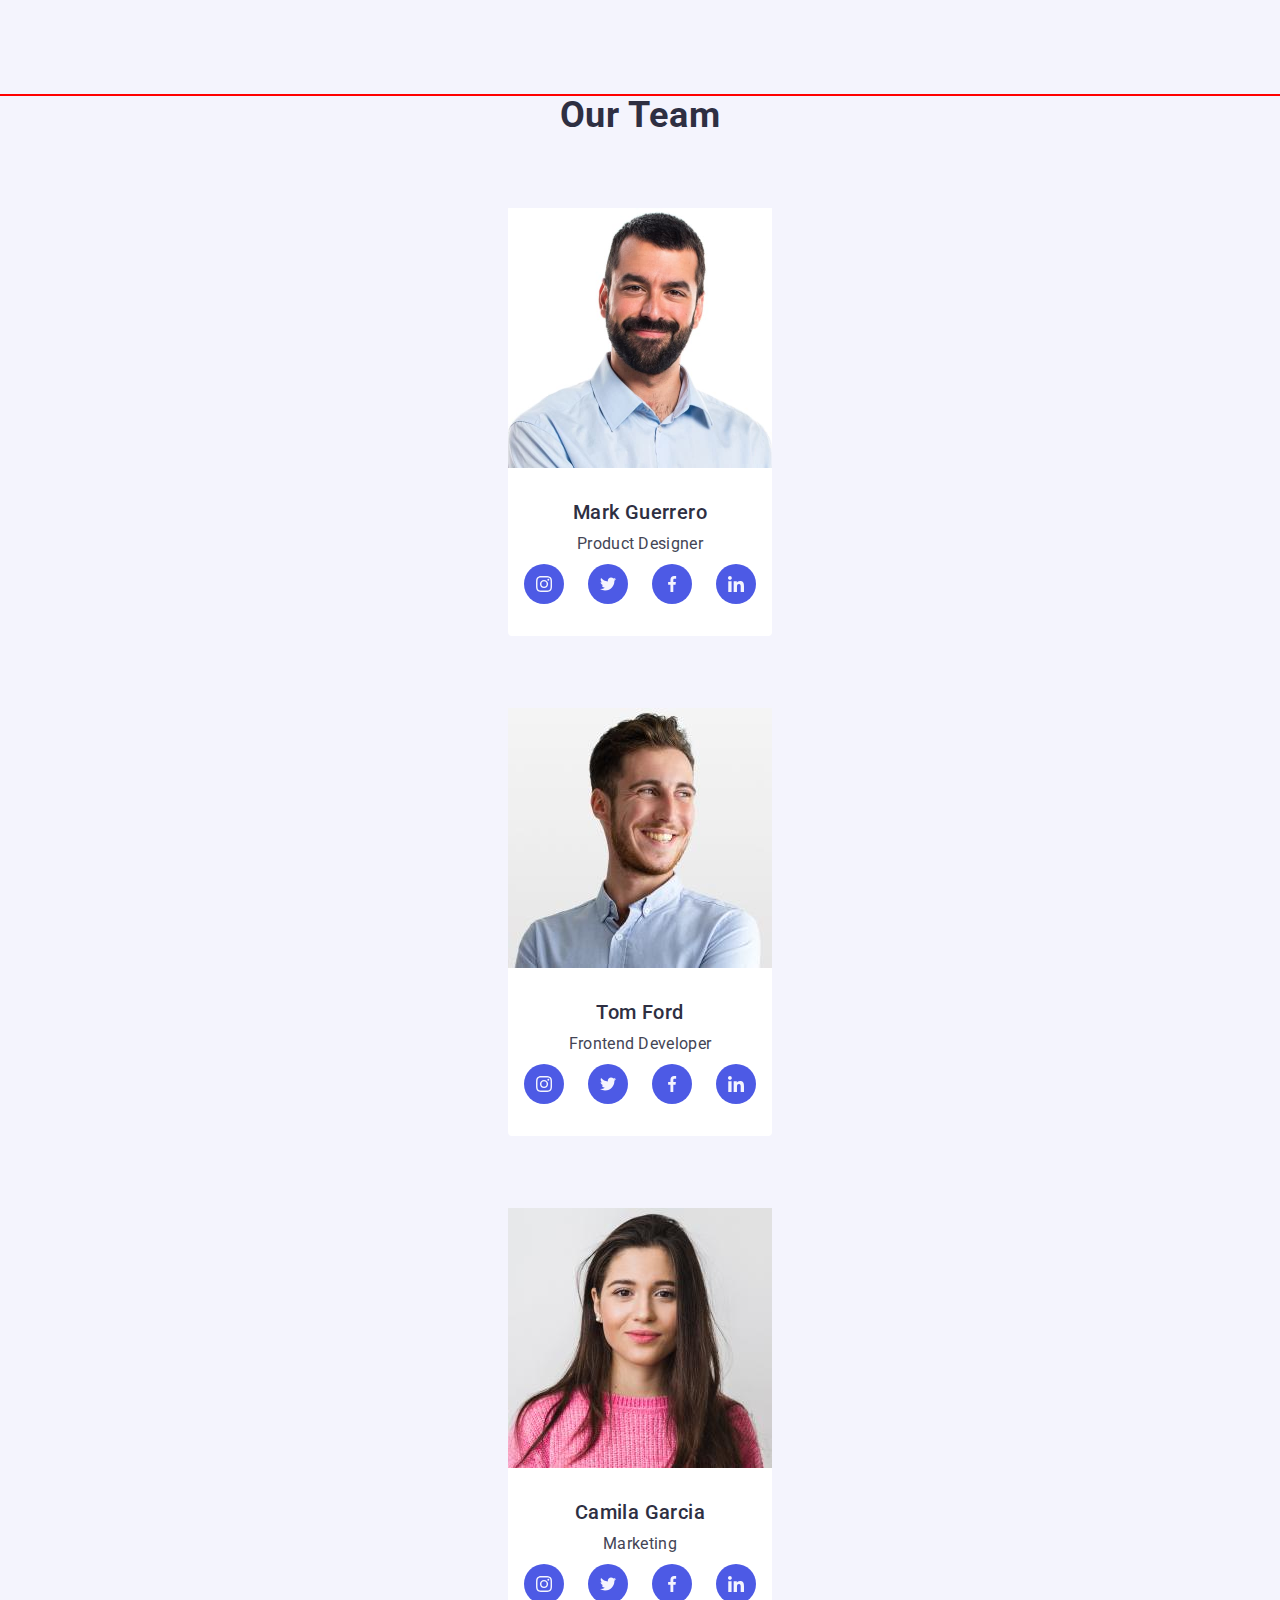
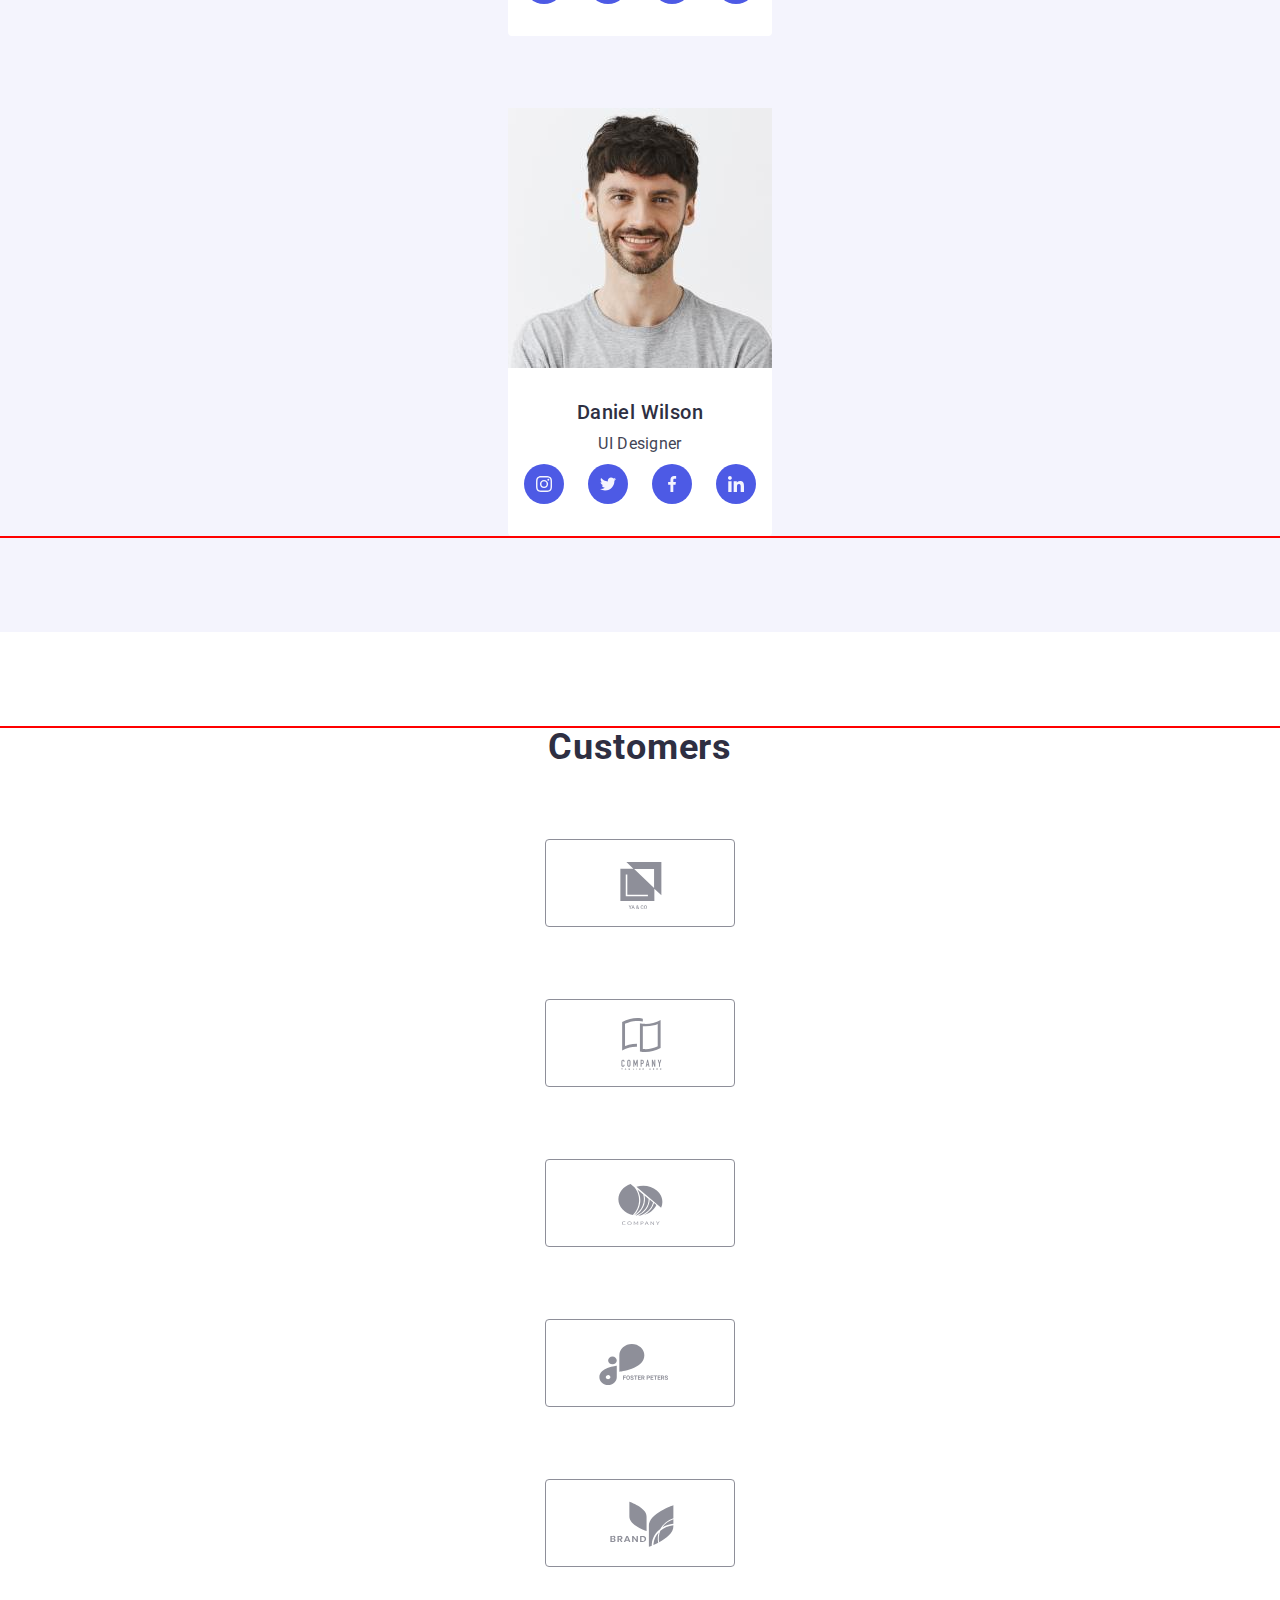
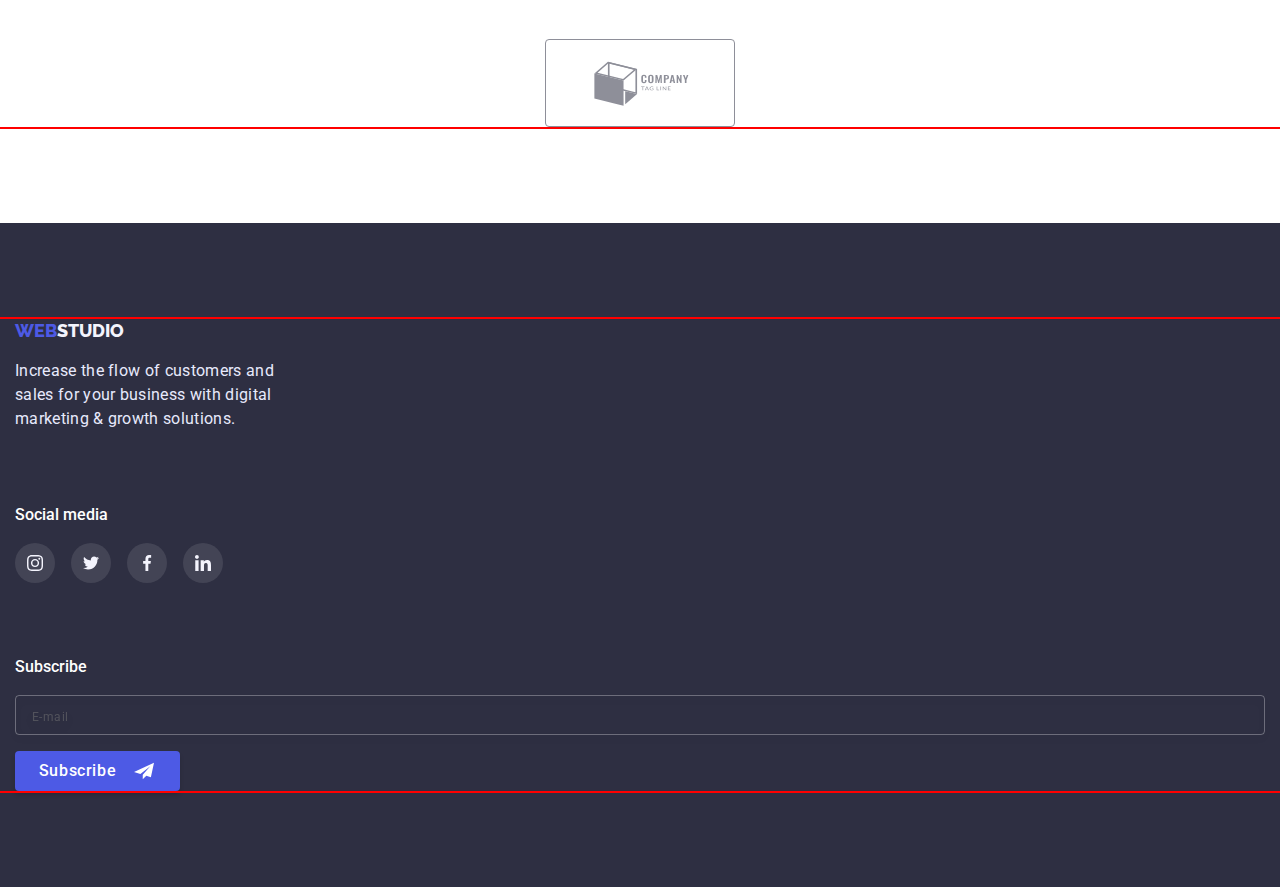
<file: index.html>
<!DOCTYPE html>
<html lang="en">
  <head>
    <meta charset="UTF-8" />
    <meta http-equiv="X-UA-Compatible" content="IE=edge" />
    <meta
      name="viewport"
      content="width=device-width, initial-scale=1.0"
    />
    <link rel="preconnect" href="https://fonts.googleapis.com" />
    <link
      rel="preconnect"
      href="https://fonts.gstatic.com"
      crossorigin
    />
    <link
      href="https://fonts.googleapis.com/css2?family=Raleway:wght@800&family=Roboto:wght@400;500;700&display=swap"
      rel="stylesheet"
    />
    <link
      rel="stylesheet"
      href="https://cdnjs.cloudflare.com/ajax/libs/modern-normalize/1.1.0/modern-normalize.css"
      integrity="sha512-Y0MM+V6ymRKN2zStTqzQ227DWhhp4Mzdo6gnlRnuaNCbc+YN/ZH0sBCLTM4M0oSy9c9VKiCvd4Jk44aCLrNS5Q=="
      crossorigin="anonymous"
      referrerpolicy="no-referrer"
    />
    <link rel="stylesheet" href="./css/styles.css" />
    <!-- <link rel="stylesheet" href="./css/mobile.css" />
    <link rel="stylesheet" href="./css/tablet.css" />
    <link rel="stylesheet" href="./css/desctop.css" /> -->
    <title>Main Page</title>
  </head>

  <body>
    <!-- <header class="header">
      <div class="container header-container">
        <nav class="header-navigation">
          <a class="logo link paddings" href="./index.html"
            ><span class="logo-color">WEB</span>STUDIO</a
          >
          <ul class="list-flex header-list">
            <li class="list">
              <a class="header-link link paddings link-after" href=""
                >Studio</a
              >
            </li>
            <li class="list">
              <a
                class="header-link link paddings"
                href="./portfolio.html"
                >Portfolio</a
              >
            </li>
            <li class="list">
              <a class="header-link link paddings" href=""
                >Contacts</a
              >
            </li>
          </ul>
        </nav>
        <address>
          <ul class="list-flex address-list">
            <li class="list">
              <a
                class="header-contact link paddings"
                href="mailto:info@devstudio.com"
                >info@devstudio.com</a
              >
            </li>
            <li class="list">
              <a
                class="header-contact link paddings"
                href="tel:+110001111111"
                >+11 (000) 111-11-11</a
              >
            </li>
          </ul>
        </address>
      </div>
    </header> -->

    <main>
      <!-- <section class="first-section">
        <div class="container">
          <h1 class="sec-one">
            Effective Solutions for Your Business
          </h1>
          <button class="main-btn" type="button" data-modal-open>
            Order Service
          </button>
        </div>
      </section> -->

      <!-- <section class="skils">
        <div class="container">
          <h2 hidden>Our skils</h2>
          <ul class="skils-list">
            <li class="list">
              <div class="bild">
                <svg class="bild-item" width="64" height="64">
                  <use href="./images/icon.svg#icon-antenna"></use>
                </svg>
              </div>
              <h3 class="sec-two">Strategy</h3>
              <p class="sec-two-text">
                Our goal is to identify the business problem to walk
                away with the perfect and creative solution.
              </p>
            </li>
            <li class="list">
              <div class="bild">
                <svg class="bild-item" width="64" height="64">
                  <use href="./images/icon.svg#icon-clock"></use>
                </svg>
              </div>
              <h3 class="sec-two">Punctuality</h3>
              <p class="sec-two-text">
                Bring the key message to the brand's audience for the
                best price within the shortest possible time.
              </p>
            </li>
            <li class="list">
              <div class="bild">
                <svg class="bild-item" width="64" height="64">
                  <use href="./images/icon.svg#icon-diagram"></use>
                </svg>
              </div>
              <h3 class="sec-two">Diligence</h3>
              <p class="sec-two-text">
                Research and confirm brands that present the strongest
                digital growth opportunities and minimize risk.
              </p>
            </li>
            <li class="list">
              <div class="bild">
                <svg class="bild-item" width="64" height="64">
                  <use href="./images/icon.svg#icon-astronaut"></use>
                </svg>
              </div>
              <h3 class="sec-two">Technologies</h3>
              <p class="sec-two-text">
                Design practice focused on digital experiences. We
                bring forth a deep passion for problem-solving.
              </p>
            </li>
          </ul>
        </div>
      </section> -->

      <!-- <section class="section-img">
        <div class="container">
          <h2 class="sec-three">What are we doing</h2>
          <ul class="list-flex img-list">
            <li class="list">
              <img
                src="./images/image_1.jpg"
                alt="screen"
                width="360"
                height="300"
              />
            </li>
            <li class="list">
              <img
                src="./images/image_2.jpg"
                alt="fone"
                width="360"
                height="300"
              />
            </li>
            <li class="list">
              <img
                src="./images/image_3.jpg"
                alt="laptop"
                width="360"
                height="300"
              />
            </li>
          </ul>
        </div>
      </section> -->

      <section class="team team-color">
        <div class="container">
          <h2 class="sec-four">Our Team</h2>
          <ul class="list-flex team-list">
            <li class="list">
              <img
                src="./images/mark_guerrero.jpg"
                alt="employees"
                width="264"
                height="260"
              />
              <div class="team-wrap">
                <h3 class="sec-four-name">Mark Guerrero</h3>
                <p class="sec-four-text">Product Designer</p>
                <ul class="team-soc-list list">
                  <li class="team-soc-item">
                    <a href="" class="team-soc-link link">
                      <svg
                        class="team-soc-icon"
                        width="16"
                        height="16"
                      >
                        <use
                          href="./images/icon.svg#icon-instagram"
                        ></use>
                      </svg>
                    </a>
                  </li>
                  <li class="team-soc-item">
                    <a href="" class="team-soc-link link">
                      <svg
                        class="team-soc-icon"
                        width="16"
                        height="16"
                      >
                        <use
                          href="./images/icon.svg#icon-twitter"
                        ></use>
                      </svg>
                    </a>
                  </li>
                  <li class="team-soc-item">
                    <a href="" class="team-soc-link link">
                      <svg
                        class="team-soc-icon"
                        width="16"
                        height="16"
                      >
                        <use
                          href="./images/icon.svg#icon-facebook"
                        ></use>
                      </svg>
                    </a>
                  </li>
                  <li class="team-soc-item">
                    <a href="" class="team-soc-link link">
                      <svg
                        class="team-soc-icon"
                        width="16"
                        height="16"
                      >
                        <use
                          href="./images/icon.svg#icon-linkedin"
                        ></use>
                      </svg>
                    </a>
                  </li>
                </ul>
              </div>
            </li>
            <li class="list">
              <img
                src="./images/tom_ford.jpg"
                alt="employees"
                width="264"
                height="260"
              />
              <div class="team-wrap">
                <h3 class="sec-four-name">Tom Ford</h3>
                <p class="sec-four-text">Frontend Developer</p>
                <ul class="team-soc-list list">
                  <li class="team-soc-item">
                    <a href="" class="team-soc-link link">
                      <svg
                        class="team-soc-icon"
                        width="16"
                        height="16"
                      >
                        <use
                          href="./images/icon.svg#icon-instagram"
                        ></use>
                      </svg>
                    </a>
                  </li>
                  <li class="team-soc-item">
                    <a href="" class="team-soc-link link">
                      <svg
                        class="team-soc-icon"
                        width="16"
                        height="16"
                      >
                        <use
                          href="./images/icon.svg#icon-twitter"
                        ></use>
                      </svg>
                    </a>
                  </li>
                  <li class="team-soc-item">
                    <a href="" class="team-soc-link link">
                      <svg
                        class="team-soc-icon"
                        width="16"
                        height="16"
                      >
                        <use
                          href="./images/icon.svg#icon-facebook"
                        ></use>
                      </svg>
                    </a>
                  </li>
                  <li class="team-soc-item">
                    <a href="" class="team-soc-link link">
                      <svg
                        class="team-soc-icon"
                        width="16"
                        height="16"
                      >
                        <use
                          href="./images/icon.svg#icon-linkedin"
                        ></use>
                      </svg>
                    </a>
                  </li>
                </ul>
              </div>
            </li>
            <li class="list">
              <img
                src="./images/camila_garcia.jpg"
                alt="employees"
                width="264"
                height="260"
              />
              <div class="team-wrap">
                <h3 class="sec-four-name">Camila Garcia</h3>
                <p class="sec-four-text">Marketing</p>
                <ul class="team-soc-list list">
                  <li class="team-soc-item">
                    <a href="" class="team-soc-link link">
                      <svg
                        class="team-soc-icon"
                        width="16"
                        height="16"
                      >
                        <use
                          href="./images/icon.svg#icon-instagram"
                        ></use>
                      </svg>
                    </a>
                  </li>
                  <li class="team-soc-item">
                    <a href="" class="team-soc-link link">
                      <svg
                        class="team-soc-icon"
                        width="16"
                        height="16"
                      >
                        <use
                          href="./images/icon.svg#icon-twitter"
                        ></use>
                      </svg>
                    </a>
                  </li>
                  <li class="team-soc-item">
                    <a href="" class="team-soc-link link">
                      <svg
                        class="team-soc-icon"
                        width="16"
                        height="16"
                      >
                        <use
                          href="./images/icon.svg#icon-facebook"
                        ></use>
                      </svg>
                    </a>
                  </li>
                  <li class="team-soc-item">
                    <a href="" class="team-soc-link link">
                      <svg
                        class="team-soc-icon"
                        width="16"
                        height="16"
                      >
                        <use
                          href="./images/icon.svg#icon-linkedin"
                        ></use>
                      </svg>
                    </a>
                  </li>
                </ul>
              </div>
            </li>
            <li class="list">
              <img
                src="./images/daniel_wilson.jpg"
                alt="employees"
                width="264"
                height="260"
              />
              <div class="team-wrap">
                <h3 class="sec-four-name">Daniel Wilson</h3>
                <p class="sec-four-text">UI Designer</p>
                <ul class="team-soc-list list">
                  <li class="team-soc-item">
                    <a href="" class="team-soc-link link">
                      <svg
                        class="team-soc-icon"
                        width="16"
                        height="16"
                      >
                        <use
                          href="./images/icon.svg#icon-instagram"
                        ></use>
                      </svg>
                    </a>
                  </li>
                  <li class="team-soc-item">
                    <a href="" class="team-soc-link link">
                      <svg
                        class="team-soc-icon"
                        width="16"
                        height="16"
                      >
                        <use
                          href="./images/icon.svg#icon-twitter"
                        ></use>
                      </svg>
                    </a>
                  </li>
                  <li class="team-soc-item">
                    <a href="" class="team-soc-link link">
                      <svg
                        class="team-soc-icon"
                        width="16"
                        height="16"
                      >
                        <use
                          href="./images/icon.svg#icon-facebook"
                        ></use>
                      </svg>
                    </a>
                  </li>
                  <li class="team-soc-item">
                    <a href="" class="team-soc-link link">
                      <svg
                        class="team-soc-icon"
                        width="16"
                        height="16"
                      >
                        <use
                          href="./images/icon.svg#icon-linkedin"
                        ></use>
                      </svg>
                    </a>
                  </li>
                </ul>
              </div>
            </li>
          </ul>
        </div>
      </section>

      <section class="company-section">
        <div class="container company-block">
          <h2 class="company-title">Customers</h2>
          <ul class="company-list list">
            <li class="company-item">
              <a href="" class="company-link link">
                <svg class="company-icon" width="104" height="56">
                  <use href="./images/icon.svg#icon-logo"></use></svg
              ></a>
            </li>
            <li class="company-item">
              <a href="" class="company-link link">
                <svg class="company-icon" width="104" height="56">
                  <use
                    href="./images/icon.svg#icon-Logo-1"
                  ></use></svg
              ></a>
            </li>
            <li class="company-item">
              <a href="" class="company-link link">
                <svg class="company-icon" width="104" height="56">
                  <use
                    href="./images/icon.svg#icon-Logo-2"
                  ></use></svg
              ></a>
            </li>
            <li class="company-item">
              <a href="" class="company-link link">
                <svg class="company-icon" width="104" height="56">
                  <use
                    href="./images/icon.svg#icon-Logo-3"
                  ></use></svg
              ></a>
            </li>
            <li class="company-item">
              <a href="" class="company-link link">
                <svg class="company-icon" width="104" height="56">
                  <use
                    href="./images/icon.svg#icon-Logo-4"
                  ></use></svg
              ></a>
            </li>
            <li class="company-item">
              <a href="" class="company-link link">
                <svg class="company-icon" width="104" height="56">
                  <use
                    href="./images/icon.svg#icon-Logo-5"
                  ></use></svg
              ></a>
            </li>
          </ul>
        </div>
      </section>
    </main>

    <footer class="back-color">
      <div class="container footer-container">
        <div class="titel-footer">
          <a class="logo-footer link" href="./index.html"
            ><span class="logo-color">WEB</span>STUDIO</a
          >
          <p class="footer-text">
            Increase the flow of customers and sales for your business
            with digital marketing & growth solutions.
          </p>
        </div>
        <div class="social-media">
          <p class="footer-name">Social media</p>
          <ul class="footer-soc-list list">
            <li class="footer-soc-item">
              <a href="" class="footer-soc-link link">
                <svg class="team-soc-icon" width="16" height="16">
                  <use href="./images/icon.svg#icon-instagram"></use>
                </svg>
              </a>
            </li>
            <li class="footer-soc-item">
              <a href="" class="footer-soc-link link">
                <svg class="team-soc-icon" width="16" height="16">
                  <use href="./images/icon.svg#icon-twitter"></use>
                </svg>
              </a>
            </li>
            <li class="footer-soc-item">
              <a href="" class="footer-soc-link link">
                <svg class="team-soc-icon" width="16" height="16">
                  <use href="./images/icon.svg#icon-facebook"></use>
                </svg>
              </a>
            </li>
            <li class="footer-soc-item">
              <a href="" class="footer-soc-link link">
                <svg class="team-soc-icon" width="16" height="16">
                  <use href="./images/icon.svg#icon-linkedin"></use>
                </svg>
              </a>
            </li>
          </ul>
        </div>
        <div class="footer-form-subskribe">
          <p class="footer-form-desc">Subscribe</p>
          <form action="" class="footer-form-field">
            <input
              arealabel="email"
              name="user_email"
              class="footer-form-input"
              placeholder="E-mail"
              required
            />
            <button type="submit" class="footer-btn-submit">
              Subscribe
              <span class="svg-subscribe-icon">
                <svg class="btn-subscribe-icon">
                  <use
                    href="./images/icon.svg#icon-telegram"
                  ></use></svg
              ></span>
            </button>
          </form>
        </div>
      </div>
    </footer>

    <div class="backdrop is-hidden" data-modal>
      <div class="modal">
        <button
          type="button"
          class="modal-close-btn"
          data-modal-close
        >
          <svg class="modal-close-icon">
            <use href="./images/icon.svg#icon-close"></use>
          </svg>
        </button>
        <form class="modal-form">
          <p class="form-title">
            Leave your contacts and we will call you back
          </p>

          <label for="" class="modal-form-field">
            <span class="modal-form-desc">Name</span>

            <span class="modal-form-wrapper">
              <input
                type="text"
                name="user_name"
                class="modal-form-input"
                required
                pattern="^[a-zA-Zа-яА-Я]"
                minlength="2"
              />

              <svg class="modal-form-icon">
                <use href="./images/icon.svg#icon-person"></use>
              </svg>
            </span>
          </label>
          <label for="" class="modal-form-field">
            <span class="modal-form-desc">Phone</span>
            <span class="modal-form-wrapper">
              <input
                type="tel"
                name="user_phone"
                class="modal-form-input"
                required
                pattern="[0-9]{3}-[0-9]{3}-[0-9]{2}-[0-9]{2}"
                title="xxx-xxx-xx-xx"
              />
              <svg class="modal-form-icon">
                <use href="./images/icon.svg#icon-phone"></use>
              </svg>
            </span>
          </label>
          <label for="" class="modal-form-field">
            <span class="modal-form-desc">Email</span>
            <span class="modal-form-wrapper">
              <input
                type="email"
                name="user_email"
                class="modal-form-input"
                required
              />
              <svg class="modal-form-icon">
                <use href="./images/icon.svg#icon-email"></use>
              </svg>
            </span>
          </label>
          <label for="">
            <span class="modal-form-desc">Comment</span>
            <textarea
              name="user_message"
              cols="30"
              rows="10"
              class="modal-form-message"
              placeholder="Text input"
            ></textarea>
          </label>
          <input
            class="modal-form-check hidden-check"
            type="checkbox"
            name="user_policy"
            id="user_policy"
          />

          <label for="user_policy" class="modal-form-check-desc">
            <!-- <span class="modal-form-fake-desc">
              <svg class="modal-form-fake-icon">
                <use href="./images/click.svg"></use>
              </svg>
            </span> -->
            I accept the terms and conditions of the&nbsp;
            <a href="" class="policy-style"> Privacy Policy</a></label
          >
          <button type="submit" class="modal-form-submit">
            Send
          </button>
        </form>
      </div>
    </div>

    <script src="./js/modal.js"></script>
    <script src="./js/mobile-menu.js"></script>
  </body>
</html>
</file>
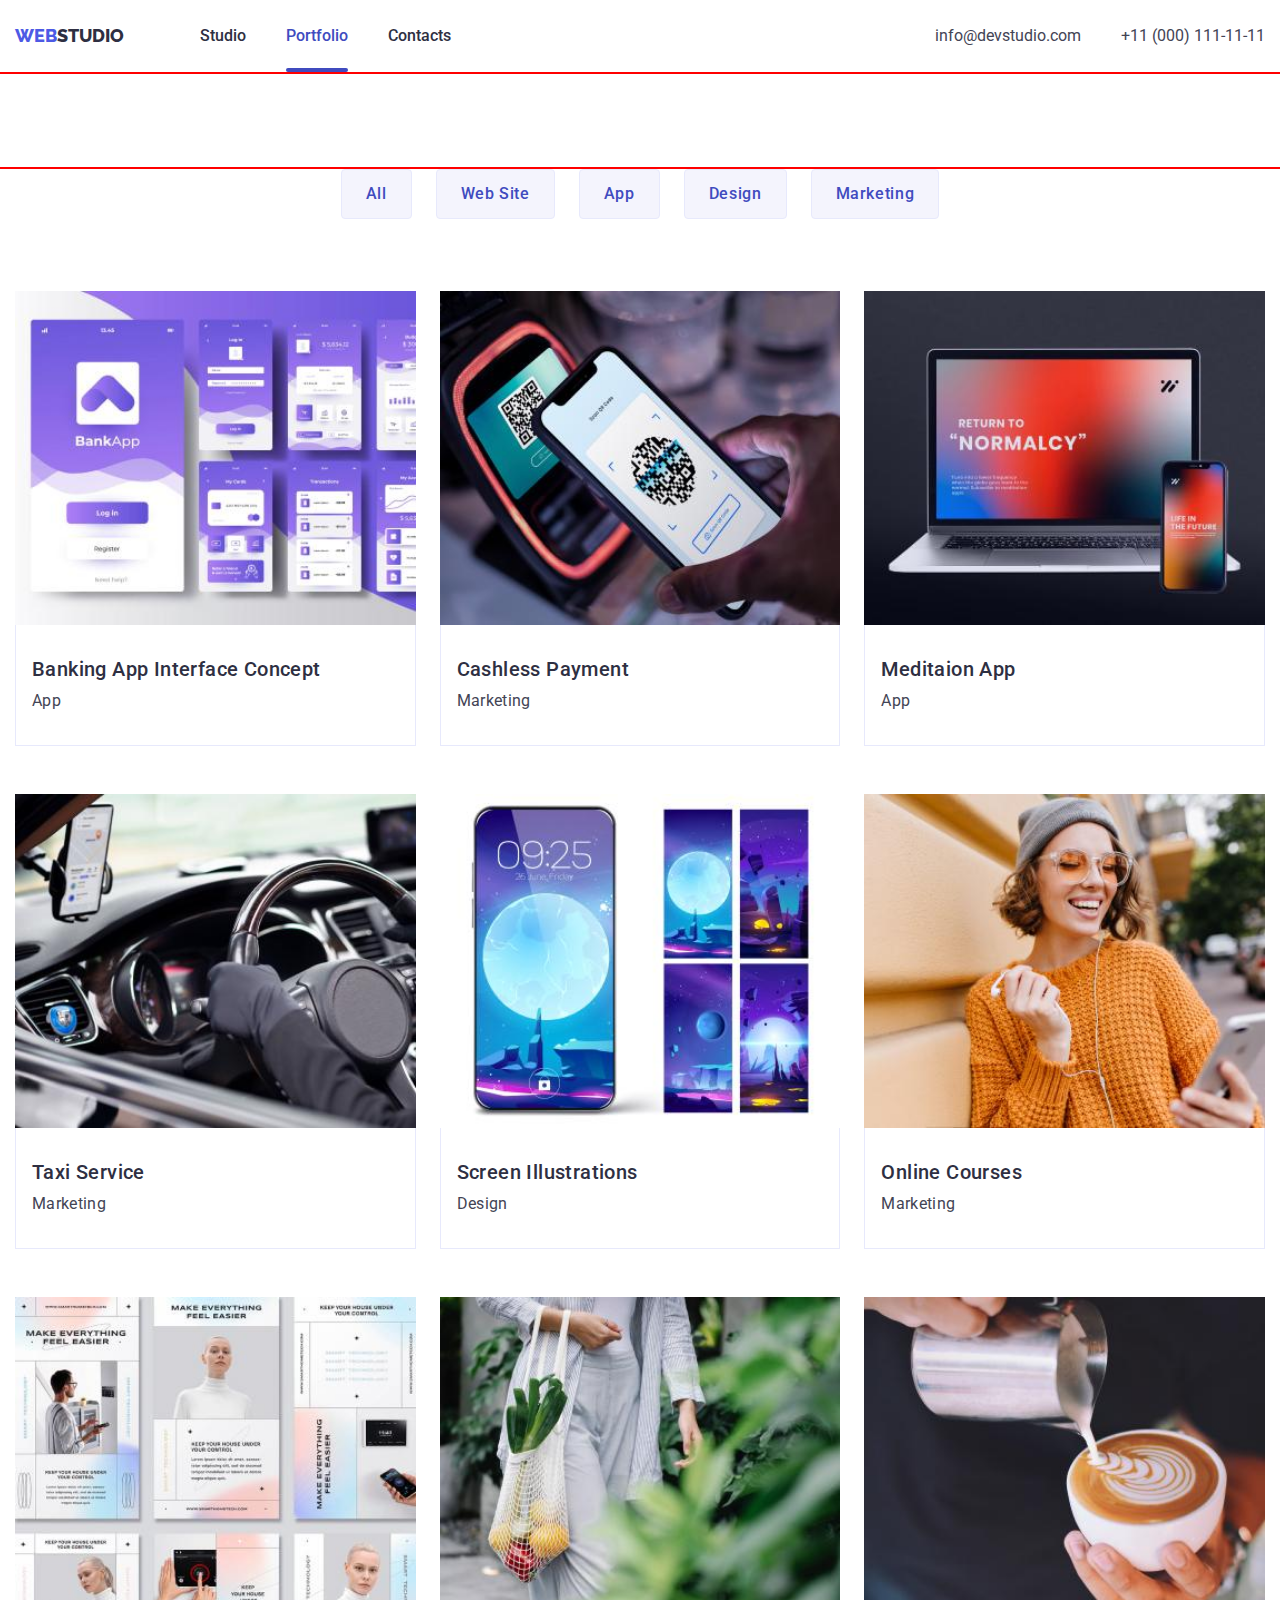
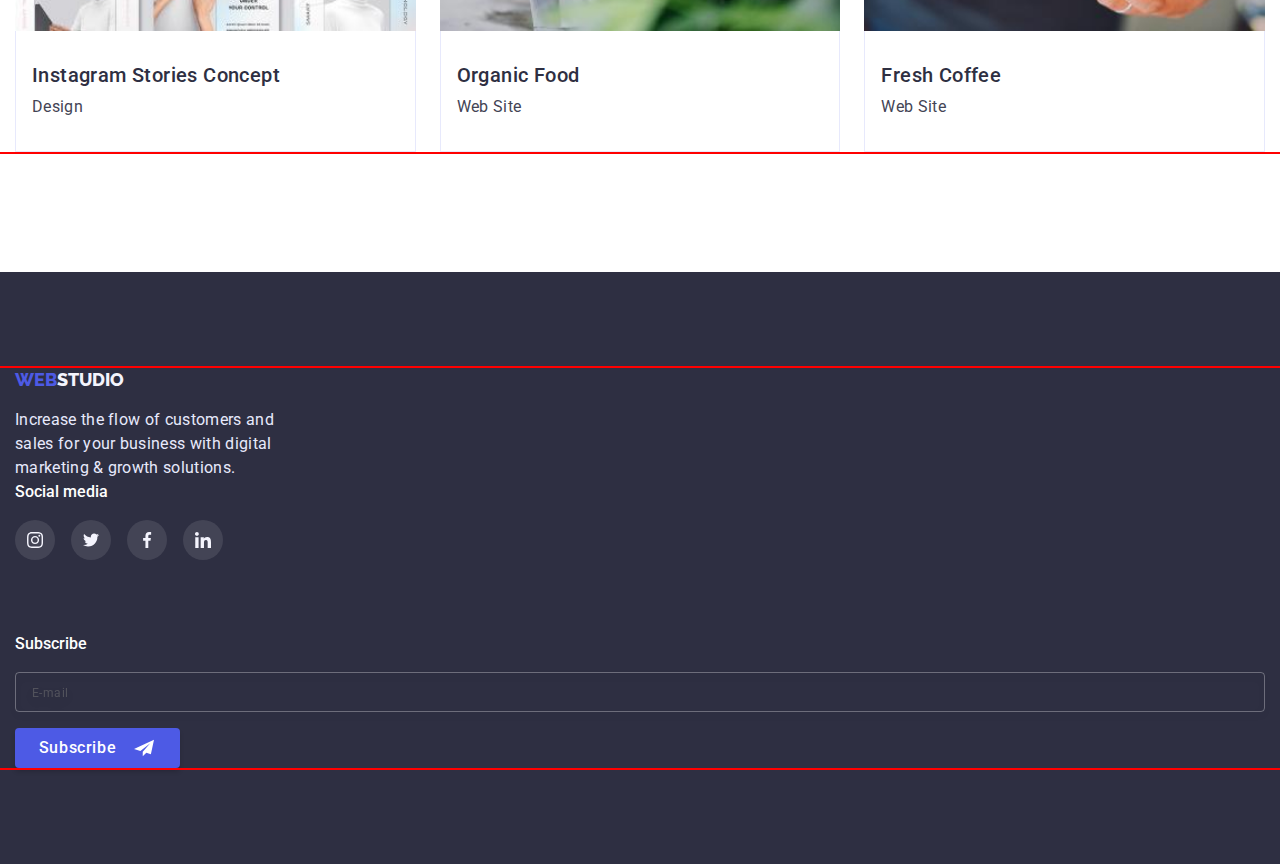
<file: portfolio.html>
<!DOCTYPE html>
<html lang="en">
  <head>
    <meta charset="UTF-8" />
    <meta http-equiv="X-UA-Compatible" content="IE=edge" />
    <meta
      name="viewport"
      content="width=device-width, initial-scale=1.0"
    />
    <title>Portfolio Page</title>
    <link rel="preconnect" href="https://fonts.googleapis.com" />
    <link
      rel="preconnect"
      href="https://fonts.gstatic.com"
      crossorigin
    />
    <link
      href="https://fonts.googleapis.com/css2?family=Raleway:wght@800&family=Roboto:wght@400;500;700&display=swap"
      rel="stylesheet"
    />
    <link
      rel="stylesheet"
      href="https://cdnjs.cloudflare.com/ajax/libs/modern-normalize/1.1.0/modern-normalize.css"
      integrity="sha512-Y0MM+V6ymRKN2zStTqzQ227DWhhp4Mzdo6gnlRnuaNCbc+YN/ZH0sBCLTM4M0oSy9c9VKiCvd4Jk44aCLrNS5Q=="
      crossorigin="anonymous"
      referrerpolicy="no-referrer"
    />
    <link rel="stylesheet" href="./css/styles.css" />
  </head>
  <body>
    <header class="header">
      <div class="container header-container">
        <nav class="header-navigation">
          <a class="logo link paddings" href="./index.html"
            ><span class="logo-color">WEB</span>STUDIO</a
          >
          <ul class="list-flex header-list">
            <li class="list">
              <a class="header-link link paddings" href="./index.html"
                >Studio</a
              >
            </li>
            <li class="list">
              <a class="header-link link paddings link-after" href=""
                >Portfolio</a
              >
            </li>
            <li class="list">
              <a class="header-link link paddings" href=""
                >Contacts</a
              >
            </li>
          </ul>
        </nav>
        <address>
          <ul class="list-flex address-list">
            <li class="list">
              <a
                class="header-contact link paddings"
                href="mailto:info@devstudio.com"
                >info@devstudio.com</a
              >
            </li>
            <li class="list">
              <a
                class="header-contact link paddings"
                href="tel:+110001111111"
                >+11 (000) 111-11-11</a
              >
            </li>
          </ul>
        </address>
      </div>
    </header>

    <main>
      <section class="portfolio">
        <div class="container">
          <h1 hidden>All about our portfolio</h1>
          <ul class="list-flex btn-list">
            <li class="list">
              <button class="btn" type="button">All</button>
            </li>
            <li class="list">
              <button class="btn" type="button">Web Site</button>
            </li>
            <li class="list">
              <button class="btn" type="button">App</button>
            </li>
            <li class="list">
              <button class="btn" type="button">Design</button>
            </li>
            <li class="list">
              <button class="btn" type="button">Marketing</button>
            </li>
          </ul>

          <ul class="list-flex portfolio-list">
            <li class="list item">
              <a href="" class="link overlay-position">
                <div class="img-overlay">
                  <img
                    class="link-img"
                    src="./images/images_portfolio/img1.jpg"
                    alt="Banking interface"
                    width="360"
                    height="300"
                  />
                  <p class="overlay">
                    14 Stylish and User-Friendly App Design Concepts ·
                    Task Manager App · Calorie Tracker App · Exotic
                    Fruit Ecommerce App · Cloud Storage App
                  </p>
                </div>
                <div class="portfolio-block">
                  <h2 class="portfolio-name">
                    Banking App Interface Concept
                  </h2>
                  <p class="portfolio-text">App</p>
                </div>
              </a>
            </li>
            <li class="list item">
              <a href="" class="link overlay-position">
                <div class="img-overlay">
                  <img
                    class="link-img"
                    src="./images/images_portfolio/img2.jpg"
                    alt="Cashless Payment"
                    width="360"
                    height="300"
                  />
                  <p class="overlay">
                    14 Stylish and User-Friendly App Design Concepts ·
                    Task Manager App · Calorie Tracker App · Exotic
                    Fruit Ecommerce App · Cloud Storage App
                  </p>
                </div>
                <div class="portfolio-block">
                  <h2 class="portfolio-name">Cashless Payment</h2>
                  <p class="portfolio-text">Marketing</p>
                </div>
              </a>
            </li>
            <li class="list item">
              <a href="" class="link overlay-position">
                <div class="img-overlay">
                  <img
                    class="link-img"
                    src="./images/images_portfolio/img3.jpg"
                    alt="Meditaion App"
                    width="360"
                    height="300"
                  />
                  <p class="overlay">
                    14 Stylish and User-Friendly App Design Concepts ·
                    Task Manager App · Calorie Tracker App · Exotic
                    Fruit Ecommerce App · Cloud Storage App
                  </p>
                </div>
                <div class="portfolio-block">
                  <h2 class="portfolio-name">Meditaion App</h2>
                  <p class="portfolio-text">App</p>
                </div>
              </a>
            </li>
            <li class="list item">
              <a href="" class="link overlay-position">
                <div class="img-overlay">
                  <img
                    class="link-img"
                    src="./images/images_portfolio/img4.jpg"
                    alt="Taxi Service"
                    width="360"
                    height="300"
                  />
                  <p class="overlay">
                    14 Stylish and User-Friendly App Design Concepts ·
                    Task Manager App · Calorie Tracker App · Exotic
                    Fruit Ecommerce App · Cloud Storage App
                  </p>
                </div>
                <div class="portfolio-block">
                  <h2 class="portfolio-name">Taxi Service</h2>
                  <p class="portfolio-text">Marketing</p>
                </div>
              </a>
            </li>
            <li class="list item">
              <a href="" class="link overlay-position">
                <div class="img-overlay">
                  <img
                    class="link-img"
                    src="./images/images_portfolio/img5.jpg"
                    alt="Screen Illustrations"
                    width="360"
                    height="300"
                  />
                  <p class="overlay">
                    14 Stylish and User-Friendly App Design Concepts ·
                    Task Manager App · Calorie Tracker App · Exotic
                    Fruit Ecommerce App · Cloud Storage App
                  </p>
                </div>
                <div class="portfolio-block">
                  <h2 class="portfolio-name">Screen Illustrations</h2>
                  <p class="portfolio-text">Design</p>
                </div>
              </a>
            </li>
            <li class="list item">
              <a href="" class="link overlay-position">
                <div class="img-overlay">
                  <img
                    class="link-img"
                    src="./images/images_portfolio/img6.jpg"
                    alt="Online Courses"
                    width="360"
                    height="300"
                  />
                  <p class="overlay">
                    14 Stylish and User-Friendly App Design Concepts ·
                    Task Manager App · Calorie Tracker App · Exotic
                    Fruit Ecommerce App · Cloud Storage App
                  </p>
                </div>
                <div class="portfolio-block">
                  <h2 class="portfolio-name">Online Courses</h2>
                  <p class="portfolio-text">Marketing</p>
                </div>
              </a>
            </li>
            <li class="list item">
              <a href="" class="link overlay-position">
                <div class="img-overlay">
                  <img
                    class="link-img"
                    src="./images/images_portfolio/img7.jpg"
                    alt="Instagram Stories Concept"
                    width="360"
                    height="300"
                  />
                  <p class="overlay">
                    14 Stylish and User-Friendly App Design Concepts ·
                    Task Manager App · Calorie Tracker App · Exotic
                    Fruit Ecommerce App · Cloud Storage App
                  </p>
                </div>
                <div class="portfolio-block">
                  <h2 class="portfolio-name">
                    Instagram Stories Concept
                  </h2>
                  <p class="portfolio-text">Design</p>
                </div>
              </a>
            </li>
            <li class="list item">
              <a href="" class="link overlay-position">
                <div class="img-overlay">
                  <img
                    class="link-img"
                    src="./images/images_portfolio/img8.jpg"
                    alt="Organic Food"
                    width="360"
                    height="300"
                  />
                  <p class="overlay">
                    14 Stylish and User-Friendly App Design Concepts ·
                    Task Manager App · Calorie Tracker App · Exotic
                    Fruit Ecommerce App · Cloud Storage App
                  </p>
                </div>
                <div class="portfolio-block">
                  <h2 class="portfolio-name">Organic Food</h2>
                  <p class="portfolio-text">Web Site</p>
                </div>
              </a>
            </li>
            <li class="list item">
              <a href="" class="link overlay-position">
                <div class="img-overlay">
                  <img
                    class="link-img"
                    src="./images/images_portfolio/img9.jpg"
                    alt="Fresh Coffee"
                    width="360"
                    height="300"
                  />
                  <p class="overlay">
                    14 Stylish and User-Friendly App Design Concepts ·
                    Task Manager App · Calorie Tracker App · Exotic
                    Fruit Ecommerce App · Cloud Storage App
                  </p>
                </div>
                <div class="portfolio-block">
                  <h2 class="portfolio-name">Fresh Coffee</h2>
                  <p class="portfolio-text">Web Site</p>
                </div>
              </a>
            </li>
          </ul>
        </div>
      </section>
    </main>
    <footer class="back-color">
      <div class="container footer-container">
        <div>
          <a class="logo-footer link" href="./index.html"
            ><span class="logo-color">WEB</span>STUDIO</a
          >
          <p class="footer-text">
            Increase the flow of customers and sales for your business
            with digital marketing & growth solutions.
          </p>
        </div>
        <div class="social-media">
          <p class="footer-name">Social media</p>
          <ul class="footer-soc-list list">
            <li class="footer-soc-item">
              <a href="" class="footer-soc-link link">
                <svg class="team-soc-icon" width="16" height="16">
                  <use href="./images/icon.svg#icon-instagram"></use>
                </svg>
              </a>
            </li>
            <li class="footer-soc-item">
              <a href="" class="footer-soc-link link">
                <svg class="team-soc-icon" width="16" height="16">
                  <use href="./images/icon.svg#icon-twitter"></use>
                </svg>
              </a>
            </li>
            <li class="footer-soc-item">
              <a href="" class="footer-soc-link link">
                <svg class="team-soc-icon" width="16" height="16">
                  <use href="./images/icon.svg#icon-facebook"></use>
                </svg>
              </a>
            </li>
            <li class="footer-soc-item">
              <a href="" class="footer-soc-link link">
                <svg class="team-soc-icon" width="16" height="16">
                  <use href="./images/icon.svg#icon-linkedin"></use>
                </svg>
              </a>
            </li>
          </ul>
        </div>
        <div class="footer-form-subskribe">
          <p class="footer-form-desc">Subscribe</p>
          <form action="" class="footer-form-field">
            <input
              arealabel="email"
              name="user_email"
              class="footer-form-input"
              placeholder="E-mail"
              required
            />
            <button type="submit" class="footer-btn-submit">
              Subscribe
              <span class="svg-subscribe-icon">
                <svg class="btn-subscribe-icon">
                  <use
                    href="./images/icon.svg#icon-telegram"
                  ></use></svg
              ></span>
            </button>
          </form>
        </div>
      </div>
    </footer>
  </body>
</html>
</file>
<file: css/styles.css>
p,
h1,
h2,
h3,
h4,
h5,
h6 {
    margin: 0;
}

ul {
    margin: 0;
    padding-left: 0;
}

img {
    display: block;
    width: 100%;
    height: auto;
}

body {
    font-family: 'Roboto', sans-serif;
    background-color: var(--brand-background-color);
    color: var(--brand-color)
}

.container {
    width: 100%;
    min-width: 320px;
    padding-left: 15px;
    padding-right: 15px;
    margin: 0 auto;
    outline: 2px solid red;
}

.header {
    border-bottom: 1px solid #E7E9FC;
}

.list-flex {
    display: flex;
}

:root {
    --brand-color: #2E2F42;
    --brand-background-color: #FFFFFF;
    --brand-back-color: #2E2F42;
    --brand-text: #434455;
    --brand-btn: #404BBF;
    --brand-logo: #2E2F42;
    --brand-logo-color: #4D5AE5;
    --brand-logo-footer: #F4F4FD;
    --brand-link: #2E2F42;
    --brand-hover-focus: #404BBF;
    --brand-contact: #434455;
    --brand-sec-one: #ffffff;
    --brand-main-btn: #ffffff;
    --brand-main-btn-back: #4D5AE5;
    --brand-main-btn-hover: #404BBF;
    --brand-footer-text: #E7E9FC;
    --brand-footer-name: #ffffff;
    --brand-btn-text: #404BBF;
    --brand-btn-back: #F4F4FD;
    --brand-btn-border: #E7E9FC;
    --brand-btn-hover: #FFFFFF;
    --brand-team-color: #F4F4FD;
    --brand-team-wrap: #FFFFFF;
    --l-gra: linear-gradient(rgba(46, 47, 66, 0.7),
            rgba(46, 47, 66, 0.7));
}

.link {
    text-decoration: none;
}

.list {
    list-style: none;
}


/* header */


.paddings {
    padding-top: 24px;
    padding-bottom: 24px;
    display: inline-block;
}

.logo {
    font-family: 'Raleway',
        sans-serif;
    font-weight: 800;
    font-size: 18px;
    line-height: 1.33;
    margin-right: 76px;
    color: var(--brand-logo);
}

.header-list {
    gap: 40px;
}

.address-list {
    gap: 40px;
}

.logo-color {
    color: var(--brand-logo-color)
}

.header-navigation {
    display: flex;
    align-items: center;
    margin-right: auto;
}

.header-container {
    display: flex;
    align-items: center;
}

.header-link {
    font-weight: 500;
    font-size: 16px;
    line-height: 1.5;
    color: var(--brand-link);
    transition-property: color;
    transition-duration: 250ms;
    transition-timing-function: cubic-bezier(0.4, 0, 0.2, 1);
}

.link-after {
    position: relative;
    color: var(--brand-hover-focus);
}

.link-after::after {
    position: absolute;
    content: "";
    left: 0;
    bottom: 0;
    display: block;
    width: 100%;
    height: 4px;
    background: var(--brand-hover-focus);
    border-radius: 2px;
    transition-property: transform;
    transition-duration: 250ms;
    transition-timing-function: cubic-bezier(0.4, 0, 0.2, 1);
}

.header-link:hover,
.header-link:focus {
    color: var(--brand-hover-focus);
}

.header-contact {
    font-size: 16px;
    font-style: normal;
    line-height: 1.5;
    color: var(--brand-contact);
    transition-property: color;
    transition-duration: 250ms;
    transition-timing-function: cubic-bezier(0.4, 0, 0.2, 1);
}

.header-contact:hover,
.header-contact:focus {
    color: var(--brand-hover-focus);
}


/* main */


/* sec 1 */


.first-section {
    max-width: 1440px;
    height: 600px;
    padding-top: 188px;
    padding-bottom: 188px;
    margin: 0 auto;
    background-repeat: no-repeat;
    background-position: center;
    background-size: cover;
    background-color: var(--brand-back-color);
    background-image: var(--l-gra),
        url(../images/people-office.jpg);

}

.sec-one {
    width: 494px;
    font-size: 56px;
    line-height: 1.07;
    margin: 0 auto;
    margin-bottom: 48px;
    color: var(--brand-sec-one);
}

.main-btn {
    font-family: inherit;
    font-weight: 500;
    font-size: 16px;
    line-height: 1.5;
    letter-spacing: 0.04em;
    width: 169px;
    height: 56px;
    display: block;
    margin: 0 auto;
    color: var(--brand-main-btn);
    background: var(--brand-main-btn-back);
    box-shadow: 0px 4px 4px rgba(0, 0, 0, 0.15);
    border-radius: 4px;
    border: none;
    bottom: none;
    cursor: pointer;
    transition-property: background-color;
    transition-duration: 250ms;
    transition-timing-function: cubic-bezier(0.4, 0, 0.2, 1);
}

.main-btn:hover,
.main-btn:focus {
    background: var(--brand-main-btn-hover);
}


/* sec 2 */


.skils {
    padding-top: 120px;
    padding-bottom: 120px;
}

.bild {
    width: 264px;
    height: 112px;
    background: #F4F4FD;
    border-radius: 4px;
    display: flex;
    align-items: center;
    justify-content: center;
}

.bild-item {
    display: flex;
    justify-content: center;
}

.skils-list {
    display: flex;
    margin-bottom: 8px;
    gap: 24px;
}

.sec-two {
    width: 264px;
    height: 24px;
    font-weight: 500;
    font-size: 20px;
    line-height: 1.2;
    letter-spacing: 0.02em;
    margin-bottom: 8px;
    color: var(--brand-color);
}

.sec-two-text {
    width: 264px;
    height: 72px;
    font-size: 16px;
    line-height: 1.5;
    letter-spacing: 0.02em;
    color: var(--brand-text);
}


/* sec 3 */


.section-img {
    padding-bottom: 120px;
}

.img-list {
    justify-content: center;
    gap: 24px;
}

.sec-three {
    font-weight: 700;
    font-size: 36px;
    line-height: 1.1;
    letter-spacing: 0.02em;
    margin-bottom: 72px;
    text-align: center;
    color: var(--brand-color);
}


/* sec 4 */


.team {
    padding-top: 96px;
    padding-bottom: 96px;
    justify-content: center;
}

.team-color {
    background: var(--brand-team-color);
}

.sec-four {
    font-weight: 700;
    font-size: 36px;
    line-height: 1.1;
    letter-spacing: 0.02em;
    margin-bottom: 72px;
    text-align: center;
    color: var(--brand-color);
}

.team-list {
    width: 264px;
    display: flex;
    flex-direction: column;
    gap: 72px;
    margin: 0 auto;
}

.team-wrap {
    padding-top: 32px;
    padding-bottom: 32px;
    text-align: center;
    border-radius: 0px 0px 4px 4px;
    background: var(--brand-team-wrap);
}

.sec-four-name {
    font-weight: 500;
    font-size: 20px;
    line-height: 1.2;
    letter-spacing: 0.02em;
    margin-bottom: 8px;
    color: var(--brand-color);
}

.sec-four-text {
    font-size: 16px;
    line-height: 1.5;
    letter-spacing: 0.02em;
    color: var(--brand-text);
    margin-bottom: 8px;
}

.team-soc-list {
    display: flex;
    justify-content: center;
    gap: 24px;
}

.team-soc-item {
    width: 40px;
    height: 40px;
}

.team-soc-link {
    width: 100%;
    height: 100%;
    border-radius: 50%;
    display: flex;
    justify-content: center;
    align-items: center;
    background-color: #4D5AE5;
    transition-property: background-color;
    transition-duration: 250ms;
    transition-timing-function: cubic-bezier(0.4, 0, 0.2, 1);
}

.team-soc-link:focus,
.team-soc-link:hover {
    background-color: #404BBF;
}


/* sec 5 */


.company-section {
    padding-top: 96px;
    padding-bottom: 96px;
}

.company-title {
    font-size: 36px;
    line-height: 1.1;
    text-align: center;
    letter-spacing: 0.02em;
    margin-bottom: 72px;
}

.company-list {
    width: 190px;
    display: flex;
    flex-direction: column;
    gap: 72px;
    margin: 0 auto;
}

.company-item {
    width: 190px;
    height: 88px;
}

.company-link {
    width: 100%;
    height: 100%;
    color: #8E8F99;
    border: 1px solid #8E8F99;
    border-radius: 4px;
    display: flex;
    justify-content: center;
    align-items: center;
    transition-property: border-color, color;
    transition-duration: 250ms;
    transition-timing-function: cubic-bezier(0.4, 0, 0.2, 1);
}

.company-link:hover,
.company-link:focus {
    border-color: #404BBF;
    color: #404BBF;
}

.company-icon {
    fill: currentColor;
}


/* footer */


.back-color {
    padding-top: 96px;
    padding-bottom: 96px;
    background-color: var(--brand-back-color);
}

.footer-container {
    flex-direction: column;
}

.titel-footer {
    flex-direction: column;
    justify-content: center;
    margin-bottom: 72px;
    /* margin: 0 auto; */
}

.logo-footer {
    /* justify-content: center; */
    font-family: 'Raleway',
        sans-serif;
    font-weight: 800;
    font-size: 18px;
    line-height: 1.33;
    margin-bottom: 16px;
    display: flex;
    align-items: center;
    /* margin: 0 auto; */
    /* display: inline-block; */
    color: var(--brand-logo-footer)
}

.footer-text {
    /* justify-content: flex-start; */
    max-width: 264px;
    font-size: 16px;
    line-height: 1.5;
    letter-spacing: 0.02em;
    color: var(--brand-footer-text);
}

.social-media {
    margin-bottom: 72px;
}

.footer-name {
    font-weight: 500;
    font-size: 16px;
    line-height: 1.5;
    margin-bottom: 16px;
    color: var(--brand-footer-name);
}

.footer-soc-list {
    display: flex;
    gap: 16px;
}

.footer-soc-item {
    width: 40px;
    height: 40px;
}

.footer-soc-link {
    width: 100%;
    height: 100%;
    border-radius: 50%;
    display: flex;
    justify-content: center;
    align-items: center;
    background-color: rgba(255, 255, 255, 0.1);
    transition-property: background-color;
    transition-duration: 250ms;
    transition-timing-function: cubic-bezier(0.4, 0, 0.2, 1);
}

.footer-soc-link:focus,
.footer-soc-link:hover {
    background-color: #31D0AA;
}


/* .footer-form-subskribe {
    margin-left: 80px;
} */

/* .footer-form-field {
    display: flex;
} */

.footer-form-desc {
    display: block;
    font-weight: 500;
    font-size: 16px;
    line-height: 1.5;
    margin-bottom: 16px;
    color: var(--brand-footer-name);
}

.footer-form-input {
    padding-left: 16px;
    display: block;
    color: #FFFFFF;
    background: none;
    outline: none;
    border: 1px solid rgba(255, 255, 255, 0.3);
    filter: drop-shadow(0px 4px 4px rgba(0, 0, 0, 0.15));
    border-radius: 4px;
    width: 100%;
    height: 40px;
    margin-bottom: 16px;
    transition: fill 2500ms cubic-bezier(0.4, 0, 0.2, 1);
}

.footer-form-input::placeholder {
    font-size: 12px;
    line-height: 1.2;
    letter-spacing: 0.04em;
    color: rgba(117, 117, 117, 0.5);
}


.footer-form-input:focus {
    border-color: var(--brand-main-btn-hover);
}

.footer-btn-submit {
    font-family: inherit;
    font-weight: 500;
    font-size: 16px;
    line-height: 1.5;
    letter-spacing: 0.04em;
    width: 165px;
    height: 40px;
    display: flex;
    flex-direction: row;
    justify-content: center;
    align-items: center;
    /* margin-left: 24px; */
    padding: 0;

    color: var(--brand-main-btn);
    background: var(--brand-main-btn-back);
    box-shadow: 0px 4px 4px rgba(0, 0, 0, 0.15);
    border-radius: 4px;
    border: none;
    bottom: none;
    cursor: pointer;
    transition-property: background-color;
    transition-duration: 250ms;
    transition-timing-function: cubic-bezier(0.4, 0, 0.2, 1);
}

.svg-subscribe-icon {
    width: 24px;
    height: 20px;
    justify-content: center;
    align-items: center;
    margin-left: 16px;
}

.btn-subscribe-icon {
    width: 24px;
    height: 20px;
}

.footer-btn-submit:hover,
.footer-btn-submit:focus {
    background: var(--brand-main-btn-hover);
}


/* portfolio */


/* portfolio sec 1 */


.portfolio {
    padding-top: 96px;
    padding-bottom: 120px;
}

.portfolio-list {
    flex-wrap: wrap;
    justify-content: center;
    column-gap: 24px;
    row-gap: 48px;
}

.item {
    flex-basis: calc((100% - 48px) / 3);
    transition-property: box-shadow;
    transition-duration: 250ms;
    transition-timing-function: cubic-bezier(0.4, 0, 0.2, 1);
}

.item:focus,
.item:hover {
    box-shadow: 0px 1px 6px rgba(46, 47, 66, 0.08), 0px 1px 1px rgba(46, 47, 66, 0.16), 0px 2px 1px rgba(46, 47, 66, 0.08);
}

.portfolio-block {
    padding-top: 32px;
    padding-bottom: 32px;
    padding-left: 16px;
    border-right: 1px solid #E7E9FC;
    border-bottom: 1px solid #E7E9FC;
    border-left: 1px solid #E7E9FC;
}

.btn-list {
    flex-direction: row;
    justify-content: center;
    align-items: center;
    gap: 24px;
    margin-bottom: 72px;
}

.btn {
    font-family: inherit;
    font-weight: 500;
    font-size: 16px;
    line-height: 1.5;
    letter-spacing: 0.04em;
    padding: 12px 24px;
    color: var(--brand-btn-text);
    background: var(--brand-btn-back);
    border: 1px solid var(--brand-btn-border);
    border-radius: 4px;
    cursor: pointer;
    transition-property: background-color, box-shadow, color;
    transition-duration: 250ms;
    transition-timing-function: cubic-bezier(0.4, 0, 0.2, 1);
}

.btn:hover,
.btn:focus {
    color: var(--brand-btn-hover);
    background: var(--brand-btn);
    box-shadow: 0px 3px 1px rgba(0, 0, 0, 0.1), 0px 2px 1px rgba(0, 0, 0, 0.08), 0px 2px 2px rgba(0, 0, 0, 0.12);
}

.portfolio-name {
    font-weight: 500;
    font-size: 20px;
    line-height: 1.2;
    letter-spacing: 0.02em;
    margin-bottom: 8px;
    color: var(--brand-color);
}

.portfolio-text {
    font-size: 16px;
    line-height: 1.5;
    letter-spacing: 0.02em;
    color: var(--brand-text);
}

.overlay {
    position: absolute;
    left: 0;
    top: 0;
    width: 100%;
    height: 100%;
    overflow: auto;
    transform: translate(0, 100%);
    transition: transform 250ms;
    transition-timing-function: cubic-bezier(0.4, 0, 0.2, 1);
    padding-top: 40px;
    padding-right: 32px;
    padding-left: 32px;
    padding-bottom: 40px;
    font-size: 16px;
    line-height: 1.5;
    letter-spacing: 0.02em;
    color: #F4F4FD;
    background-color: rgb(77, 90, 229);
}

.overlay-position {
    display: block;
}

.overlay-position:hover .overlay,
.overlay-position:focus .overlay {
    transform: translate(0, 0);
}

.img-overlay {
    position: relative;
    overflow: hidden;
}


/* modal window*/

.backdrop {
    position: fixed;
    z-index: 1000;
    top: 0;
    left: 0;
    width: 100%;
    height: 100%;
    background-color: rgba(46, 47, 66, 0.4);
    transition: opacity 500ms, visibility 500ms;
}

.backdrop.is-hidden {
    opacity: 0;
    visibility: hidden;
    pointer-events: none;
}

.modal {
    position: absolute;
    width: 408px;
    height: 584px;
    top: 50%;
    left: 50%;
    transform: translate(-50%, -50%);
    background: #FCFCFC;
    box-shadow: 0px 1px 1px rgba(0, 0, 0, 0.14), 0px 1px 3px rgba(0, 0, 0, 0.12), 0px 2px 1px rgba(0, 0, 0, 0.2);
    border-radius: 4px;
    padding: 72px 24px 24px;
}

.modal-close-btn {
    position: absolute;
    top: 24px;
    right: 24px;
    display: flex;
    justify-content: center;
    align-items: center;
    cursor: pointer;
    padding: 0;
    width: 24px;
    height: 24px;
    border-radius: 50%;
    background: #E7E9FC;
    border: 1px solid rgba(0, 0, 0, 0.1);
    transition: background-color 250ms cubic-bezier(0.4, 0, 0.2, 1);
}

.modal-close-btn:hover,
.modal-close-btn:focus {
    background: #404BBF;
}

.modal-close-btn:hover .modal-close-icon,
.modal-close-btn:focus .modal-close-icon {
    fill: #FFFFFF;
}

.modal-close-icon {
    width: 8px;
    height: 8px;
    transition: fill 250ms cubic-bezier(0.4, 0, 0.2, 1);
}


/* modal form */


.modal-form {
    display: flex;
    flex-direction: column;
}

.form-title {
    font-weight: 500;
    font-size: 16px;
    line-height: 1.5;
    margin-bottom: 16px;
    text-align: center;
    letter-spacing: 0.02em;
    color: #2E2F42;
}

.modal-form-field {
    margin-bottom: 8px;
}

.modal-form-input {
    width: 100%;
    height: 40px;
    padding-left: 38px;
    outline: none;
    border: 1px solid rgba(33, 33, 33, 0.2);
    border-radius: 4px;
    transition: border-color 250ms cubic-bezier(0.4, 0, 0.2, 1);
}

.modal-form-icon {
    position: absolute;
    top: 50%;
    left: 19px;
    transform: translate(0, -50%);
    padding: 0;
    display: block;
    width: 18px;
    height: 24px;
    fill: #2E2F42;
    transition: fill 250ms cubic-bezier(0.4, 0, 0.2, 1);
}

.modal-form-input:focus+.modal-form-icon {
    fill: var(--brand-main-btn-back);
}

.modal-form-input:focus {
    border-color: var(--brand-main-btn-back);
}

.modal-form-desc {
    display: block;
    font-size: 12px;
    line-height: 1.2;
    letter-spacing: 0.04em;
    color: #8E8F99;
    margin-bottom: 4px;
}

.modal-form-wrapper {
    display: block;
    position: relative;
}

.modal-form-message {
    resize: none;
    width: 100%;
    height: 120px;
    padding: 8px 16px;
    margin-bottom: 16px;
    border: 1px solid rgba(33, 33, 33, 0.2);
    border-radius: 4px;
    transition: border-color 250ms cubic-bezier(0.4, 0, 0.2, 1);
}

.modal-form-message::placeholder {
    font-size: 12px;
    line-height: 1.2;
    letter-spacing: 0.04em;
    color: rgba(117, 117, 117, 0.5);
}

.modal-form-message:focus {
    outline: none;
    border-color: var(--brand-main-btn-back);
}

.modal-form-check {
    /* position: absolute;
    width: 1px;
    height: 1px;
    margin: -1px;
    border: 0;
    padding: 0;
    clip: rect(0 0 0 0);
    overflow: hidden; */

    display: inline-block;
    -webkit-appearance: none;
    -moz-appearance: none;
    appearance: none;
    position: relative;

}

.modal-form-check-desc {
    display: block;
    margin-left: 24px;
}

.modal-form-check-desc:after {
    content: "";
    display: inline-block;
    width: 16px;
    height: 16px;
    cursor: pointer;
    margin-right: 8px;
    border: 1.25px solid #2e2f42;
    border-radius: 2px;
    position: absolute;
    left: 24px;
}

.modal-form-check:checked+.modal-form-check-desc:after {
    background-color: #404bbf;
    border: none;
    background-image: url(../images/click.svg);
    background-position: center;
    background-repeat: no-repeat;
    background-size: contain;
}

.modal-form-check-desc {
    display: flex;
    align-items: center;
    margin-bottom: 24px;
    font-size: 12px;
    line-height: 1.17;
    letter-spacing: 0.04em;
}

/* .modal-form-check-desc::before {
    content: "";
    display: block;
    width: 16px;
    height: 16px;
    cursor: pointer;
    margin-right: 8px;
    border: 1.25px solid var(--brand-color);
    border-radius: 2px;
} */

/* .modal-form-check::checked+.modal-form-check-desc::before {
    background-color: var(--brand-btn-text);
    border: none;
    background-image: url(../images/click.svg);
    background-position: center;
    background-repeat: no-repeat;
} */

/* .modal-form-check:focus+.modal-form-check-desc::before {
    border: 1px solid var(--brand-footer-text);
} */

/* .hidden-check {
    position: absolute;
    top: -150%;
    z-index: -100;
    width: 0;
    height: 0;
    opacity: 0;
    visibility: hidden;
    user-select: none;
    pointer-events: none;
    cursor: none;
    margin: 0;
    padding: 0;
    overflow: hidden;
    border: none;
    outline: none;
    white-space: nowrap;
} */

/* 
.hidden-check {
    opacity: 0;
    visibility: hidden;
    pointer-events: none;
} */

/* .modal-form-fake-desc {
    position: absolute;
    width: 16px;
    height: 16px;
}

.modal-form-fake-icon {
    position: absolute;
    width: 100%;
    height: 100%;
    fill: #101034;
} */


/* .modal-form-fake-icon:focus+.modal-form-check-desc::before  */

.modal-form-submit {
    font-family: inherit;
    font-weight: 500;
    font-size: 16px;
    line-height: 1.5;
    letter-spacing: 0.04em;
    width: 169px;
    height: 56px;
    display: block;
    margin: 0 auto;
    color: var(--brand-main-btn);
    background: var(--brand-main-btn-back);
    box-shadow: 0px 4px 4px rgba(0, 0, 0, 0.15);
    border-radius: 4px;
    border: none;
    bottom: none;
    cursor: pointer;
    transition-property: background-color;
    transition-duration: 250ms;
    transition-timing-function: cubic-bezier(0.4, 0, 0.2, 1);
}

.modal-form-submit:hover,
.modal-form-submit:focus {
    background: var(--brand-main-btn-hover);
}

.policy-style {
    font-size: 12px;
    line-height: 1.2;
    letter-spacing: 0.04em;
    color: #4D5AE5;
}
</file>
<file: css/desctop.css>
@media screen and (min-width: 1200px) {
    .container {
        max-width: 1158px;
    }
}

.container {
    width: 100%;
    max-width: 1158px;
    padding-left: 15px;
    padding-right: 15px;
    margin: 0 auto;
    /* outline: 2px solid red; */
}

.header {
    border-bottom: 1px solid #E7E9FC;
}


/* header */


.paddings {
    padding-top: 24px;
    padding-bottom: 24px;
    display: inline-block;
}

.logo {
    font-family: 'Raleway',
        sans-serif;
    font-weight: 800;
    font-size: 18px;
    line-height: 1.33;
    margin-right: 76px;
    color: var(--brand-logo);
}

.header-list {
    gap: 40px;
}

.address-list {
    gap: 40px;
}

.logo-color {
    color: var(--brand-logo-color)
}

.header-navigation {
    display: flex;
    align-items: center;
    margin-right: auto;
}

.header-container {
    display: flex;
    align-items: center;
}

.header-link {
    font-weight: 500;
    font-size: 16px;
    line-height: 1.5;
    color: var(--brand-link);
    transition-property: color;
    transition-duration: 250ms;
    transition-timing-function: cubic-bezier(0.4, 0, 0.2, 1);
}

.link-after {
    position: relative;
    color: var(--brand-hover-focus);
}

.link-after::after {
    position: absolute;
    content: "";
    left: 0;
    bottom: 0;
    display: block;
    width: 100%;
    height: 4px;
    background: var(--brand-hover-focus);
    border-radius: 2px;
    transition-property: transform;
    transition-duration: 250ms;
    transition-timing-function: cubic-bezier(0.4, 0, 0.2, 1);
}

.header-link:hover,
.header-link:focus {
    color: var(--brand-hover-focus);
}

.header-contact {
    font-size: 16px;
    font-style: normal;
    line-height: 1.5;
    color: var(--brand-contact);
    transition-property: color;
    transition-duration: 250ms;
    transition-timing-function: cubic-bezier(0.4, 0, 0.2, 1);
}

.header-contact:hover,
.header-contact:focus {
    color: var(--brand-hover-focus);
}


/* main */


/* sec 1 */


.first-section {
    max-width: 1440px;
    height: 600px;
    padding-top: 188px;
    padding-bottom: 188px;
    margin: 0 auto;
    background-repeat: no-repeat;
    background-position: center;
    background-size: cover;
    background-color: var(--brand-back-color);
    background-image: var(--l-gra),
        url(../images/people-office.jpg);

}

.sec-one {
    width: 494px;
    font-size: 56px;
    line-height: 1.07;
    margin: 0 auto;
    margin-bottom: 48px;
    color: var(--brand-sec-one);
}

.main-btn {
    font-family: inherit;
    font-weight: 500;
    font-size: 16px;
    line-height: 1.5;
    letter-spacing: 0.04em;
    width: 169px;
    height: 56px;
    display: block;
    margin: 0 auto;
    color: var(--brand-main-btn);
    background: var(--brand-main-btn-back);
    box-shadow: 0px 4px 4px rgba(0, 0, 0, 0.15);
    border-radius: 4px;
    border: none;
    bottom: none;
    cursor: pointer;
    transition-property: background-color;
    transition-duration: 250ms;
    transition-timing-function: cubic-bezier(0.4, 0, 0.2, 1);
}

.main-btn:hover,
.main-btn:focus {
    background: var(--brand-main-btn-hover);
}


/* sec 2 */


.skils {
    padding-top: 120px;
    padding-bottom: 120px;
}

.bild {
    width: 264px;
    height: 112px;
    background: #F4F4FD;
    border-radius: 4px;
    display: flex;
    align-items: center;
    justify-content: center;
}

.bild-item {
    display: flex;
    justify-content: center;
}

.skils-list {
    display: flex;
    margin-bottom: 8px;
    gap: 24px;
}

.sec-two {
    width: 264px;
    height: 24px;
    font-weight: 500;
    font-size: 20px;
    line-height: 1.2;
    letter-spacing: 0.02em;
    margin-bottom: 8px;
    color: var(--brand-color);
}

.sec-two-text {
    width: 264px;
    height: 72px;
    font-size: 16px;
    line-height: 1.5;
    letter-spacing: 0.02em;
    color: var(--brand-text);
}


/* sec 3 */


.section-img {
    padding-bottom: 120px;
}

.img-list {
    justify-content: center;
    gap: 24px;
}

.sec-three {
    font-weight: 700;
    font-size: 36px;
    line-height: 1.1;
    letter-spacing: 0.02em;
    margin-bottom: 72px;
    text-align: center;
    color: var(--brand-color);
}


/* sec 4 */


.team {
    padding-top: 120px;
    padding-bottom: 120px;
}

.team-color {
    background: var(--brand-team-color);
}

.team-list {
    justify-content: center;
    gap: 24px;
}

.team-wrap {
    padding-top: 32px;
    padding-bottom: 32px;
    text-align: center;
    border-radius: 0px 0px 4px 4px;
    background: var(--brand-team-wrap);
}

.sec-four {
    font-weight: 700;
    font-size: 36px;
    line-height: 1.1;
    letter-spacing: 0.02em;
    margin-bottom: 72px;
    text-align: center;
    color: var(--brand-color);
}

.sec-four-name {
    font-weight: 500;
    font-size: 20px;
    line-height: 1.2;
    letter-spacing: 0.02em;
    margin-bottom: 8px;
    color: var(--brand-color);
}

.sec-four-text {
    font-size: 16px;
    line-height: 1.5;
    letter-spacing: 0.02em;
    color: var(--brand-text);
    margin-bottom: 8px;
}

.team-soc-list {
    display: flex;
    justify-content: center;
    gap: 24px;
}

.team-soc-item {
    width: 40px;
    height: 40px;
}

.team-soc-link {
    width: 100%;
    height: 100%;
    border-radius: 50%;
    display: flex;
    justify-content: center;
    align-items: center;
    background-color: #4D5AE5;
    transition-property: background-color;
    transition-duration: 250ms;
    transition-timing-function: cubic-bezier(0.4, 0, 0.2, 1);
}

.team-soc-link:focus,
.team-soc-link:hover {
    background-color: #404BBF;
}


/* sec 5 */


.company-section {
    padding-top: 130px;
    padding-bottom: 120px;
}

.company-title {
    font-size: 36px;
    line-height: 1.1;
    text-align: center;
    letter-spacing: 0.02em;
    margin-bottom: 72px;
}

.company-list {
    display: flex;
    justify-content: center;
    gap: 24px;
}

.company-item {
    width: 168px;
    height: 88px;
}

.company-link {
    width: 100%;
    height: 100%;
    color: #8E8F99;
    border: 1px solid #8E8F99;
    border-radius: 4px;
    display: flex;
    justify-content: center;
    align-items: center;
    transition-property: border-color, color;
    transition-duration: 250ms;
    transition-timing-function: cubic-bezier(0.4, 0, 0.2, 1);
}

.company-link:hover,
.company-link:focus {
    border-color: #404BBF;
    color: #404BBF;
}

.company-icon {
    fill: currentColor;
}


/* footer */


.back-color {
    padding-top: 100px;
    padding-bottom: 100px;
    background-color: var(--brand-back-color);
}

.logo-footer {
    font-family: 'Raleway',
        sans-serif;
    font-weight: 800;
    font-size: 18px;
    line-height: 1.33;
    margin-bottom: 16px;
    display: inline-block;
    color: var(--brand-logo-footer)
}

.footer-text {
    justify-content: flex-start;
    max-width: 264px;
    font-size: 16px;
    line-height: 1.5;
    letter-spacing: 0.02em;
    color: var(--brand-footer-text);
}

.social-media {
    margin-left: 120px;
}

.footer-name {
    font-weight: 500;
    font-size: 16px;
    line-height: 1.5;
    margin-bottom: 16px;
    color: var(--brand-footer-name);
}

.footer-soc-list {
    display: flex;
    gap: 16px;
}

.footer-soc-item {
    width: 40px;
    height: 40px;
}

.footer-soc-link {
    width: 100%;
    height: 100%;
    border-radius: 50%;
    display: flex;
    justify-content: center;
    align-items: center;
    background-color: rgba(255, 255, 255, 0.1);
    transition-property: background-color;
    transition-duration: 250ms;
    transition-timing-function: cubic-bezier(0.4, 0, 0.2, 1);
}

.footer-soc-link:focus,
.footer-soc-link:hover {
    background-color: #31D0AA;
}

.footer-container {
    display: flex;
}

.footer-form-subskribe {
    margin-left: 80px;
}

.footer-form-field {
    display: flex;
}

.footer-form-desc {
    display: block;
    font-weight: 500;
    font-size: 16px;
    line-height: 1.5;
    margin-bottom: 16px;
    color: var(--brand-footer-name);
}

.footer-form-input {
    padding-left: 16px;
    display: block;
    color: #FFFFFF;
    background: none;
    outline: none;
    border: 1px solid rgba(255, 255, 255, 0.3);
    filter: drop-shadow(0px 4px 4px rgba(0, 0, 0, 0.15));
    border-radius: 4px;
    width: 264px;
    height: 40px;
    transition: fill 2500ms cubic-bezier(0.4, 0, 0.2, 1);
}

.footer-form-input::placeholder {
    font-size: 12px;
    line-height: 1.2;
    letter-spacing: 0.04em;
    color: rgba(117, 117, 117, 0.5);
}


.footer-form-input:focus {
    border-color: var(--brand-main-btn-hover);
}

.footer-btn-submit {
    font-family: inherit;
    font-weight: 500;
    font-size: 16px;
    line-height: 1.5;
    letter-spacing: 0.04em;
    width: 165px;
    height: 40px;
    display: flex;
    flex-direction: row;
    justify-content: center;
    align-items: center;
    margin-left: 24px;
    padding: 0;

    color: var(--brand-main-btn);
    background: var(--brand-main-btn-back);
    box-shadow: 0px 4px 4px rgba(0, 0, 0, 0.15);
    border-radius: 4px;
    border: none;
    bottom: none;
    cursor: pointer;
    transition-property: background-color;
    transition-duration: 250ms;
    transition-timing-function: cubic-bezier(0.4, 0, 0.2, 1);
}

.svg-subscribe-icon {
    width: 24px;
    height: 20px;
    justify-content: center;
    align-items: center;
    margin-left: 16px;
}

.btn-subscribe-icon {
    width: 24px;
    height: 20px;
}

.footer-btn-submit:hover,
.footer-btn-submit:focus {
    background: var(--brand-main-btn-hover);
}


/* portfolio */


/* portfolio sec 1 */


.portfolio {
    padding-top: 96px;
    padding-bottom: 120px;
}

.portfolio-list {
    flex-wrap: wrap;
    justify-content: center;
    column-gap: 24px;
    row-gap: 48px;
}

.item {
    flex-basis: calc((100% - 48px) / 3);
    transition-property: box-shadow;
    transition-duration: 250ms;
    transition-timing-function: cubic-bezier(0.4, 0, 0.2, 1);
}

.item:focus,
.item:hover {
    box-shadow: 0px 1px 6px rgba(46, 47, 66, 0.08), 0px 1px 1px rgba(46, 47, 66, 0.16), 0px 2px 1px rgba(46, 47, 66, 0.08);
}

.portfolio-block {
    padding-top: 32px;
    padding-bottom: 32px;
    padding-left: 16px;
    border-right: 1px solid #E7E9FC;
    border-bottom: 1px solid #E7E9FC;
    border-left: 1px solid #E7E9FC;
}

.btn-list {
    flex-direction: row;
    justify-content: center;
    align-items: center;
    gap: 24px;
    margin-bottom: 72px;
}

.btn {
    font-family: inherit;
    font-weight: 500;
    font-size: 16px;
    line-height: 1.5;
    letter-spacing: 0.04em;
    padding: 12px 24px;
    color: var(--brand-btn-text);
    background: var(--brand-btn-back);
    border: 1px solid var(--brand-btn-border);
    border-radius: 4px;
    cursor: pointer;
    transition-property: background-color, box-shadow, color;
    transition-duration: 250ms;
    transition-timing-function: cubic-bezier(0.4, 0, 0.2, 1);
}

.btn:hover,
.btn:focus {
    color: var(--brand-btn-hover);
    background: var(--brand-btn);
    box-shadow: 0px 3px 1px rgba(0, 0, 0, 0.1), 0px 2px 1px rgba(0, 0, 0, 0.08), 0px 2px 2px rgba(0, 0, 0, 0.12);
}

.portfolio-name {
    font-weight: 500;
    font-size: 20px;
    line-height: 1.2;
    letter-spacing: 0.02em;
    margin-bottom: 8px;
    color: var(--brand-color);
}

.portfolio-text {
    font-size: 16px;
    line-height: 1.5;
    letter-spacing: 0.02em;
    color: var(--brand-text);
}

.overlay {
    position: absolute;
    left: 0;
    top: 0;
    width: 100%;
    height: 100%;
    overflow: auto;
    transform: translate(0, 100%);
    transition: transform 250ms;
    transition-timing-function: cubic-bezier(0.4, 0, 0.2, 1);
    padding-top: 40px;
    padding-right: 32px;
    padding-left: 32px;
    padding-bottom: 40px;
    font-size: 16px;
    line-height: 1.5;
    letter-spacing: 0.02em;
    color: #F4F4FD;
    background-color: rgb(77, 90, 229);
}

.overlay-position {
    display: block;
}

.overlay-position:hover .overlay,
.overlay-position:focus .overlay {
    transform: translate(0, 0);
}

.img-overlay {
    position: relative;
    overflow: hidden;
}


/* modal window*/

.backdrop {
    position: fixed;
    z-index: 1000;
    top: 0;
    left: 0;
    width: 100%;
    height: 100%;
    background-color: rgba(46, 47, 66, 0.4);
    transition: opacity 500ms, visibility 500ms;
}

.backdrop.is-hidden {
    opacity: 0;
    visibility: hidden;
    pointer-events: none;
}

.modal {
    position: absolute;
    width: 408px;
    height: 584px;
    top: 50%;
    left: 50%;
    transform: translate(-50%, -50%);
    background: #FCFCFC;
    box-shadow: 0px 1px 1px rgba(0, 0, 0, 0.14), 0px 1px 3px rgba(0, 0, 0, 0.12), 0px 2px 1px rgba(0, 0, 0, 0.2);
    border-radius: 4px;
    padding: 72px 24px 24px;
}

.modal-close-btn {
    position: absolute;
    top: 24px;
    right: 24px;
    display: flex;
    justify-content: center;
    align-items: center;
    cursor: pointer;
    padding: 0;
    width: 24px;
    height: 24px;
    border-radius: 50%;
    background: #E7E9FC;
    border: 1px solid rgba(0, 0, 0, 0.1);
    transition: background-color 250ms cubic-bezier(0.4, 0, 0.2, 1);
}

.modal-close-btn:hover,
.modal-close-btn:focus {
    background: #404BBF;
}

.modal-close-btn:hover .modal-close-icon,
.modal-close-btn:focus .modal-close-icon {
    fill: #FFFFFF;
}

.modal-close-icon {
    width: 8px;
    height: 8px;
    transition: fill 250ms cubic-bezier(0.4, 0, 0.2, 1);
}


/* modal form */


.modal-form {
    display: flex;
    flex-direction: column;
}

.form-title {
    font-weight: 500;
    font-size: 16px;
    line-height: 1.5;
    margin-bottom: 16px;
    text-align: center;
    letter-spacing: 0.02em;
    color: #2E2F42;
}

.modal-form-field {
    margin-bottom: 8px;
}

.modal-form-input {
    width: 100%;
    height: 40px;
    padding-left: 38px;
    outline: none;
    border: 1px solid rgba(33, 33, 33, 0.2);
    border-radius: 4px;
    transition: border-color 250ms cubic-bezier(0.4, 0, 0.2, 1);
}

.modal-form-icon {
    position: absolute;
    top: 50%;
    left: 19px;
    transform: translate(0, -50%);
    padding: 0;
    display: block;
    width: 18px;
    height: 24px;
    fill: #2E2F42;
    transition: fill 250ms cubic-bezier(0.4, 0, 0.2, 1);
}

.modal-form-input:focus+.modal-form-icon {
    fill: var(--brand-main-btn-back);
}

.modal-form-input:focus {
    border-color: var(--brand-main-btn-back);
}

.modal-form-desc {
    display: block;
    font-size: 12px;
    line-height: 1.2;
    letter-spacing: 0.04em;
    color: #8E8F99;
    margin-bottom: 4px;
}

.modal-form-wrapper {
    display: block;
    position: relative;
}

.modal-form-message {
    resize: none;
    width: 100%;
    height: 120px;
    padding: 8px 16px;
    margin-bottom: 16px;
    border: 1px solid rgba(33, 33, 33, 0.2);
    border-radius: 4px;
    transition: border-color 250ms cubic-bezier(0.4, 0, 0.2, 1);
}

.modal-form-message::placeholder {
    font-size: 12px;
    line-height: 1.2;
    letter-spacing: 0.04em;
    color: rgba(117, 117, 117, 0.5);
}

.modal-form-message:focus {
    outline: none;
    border-color: var(--brand-main-btn-back);
}

.modal-form-check {
    /* position: absolute;
    width: 1px;
    height: 1px;
    margin: -1px;
    border: 0;
    padding: 0;
    clip: rect(0 0 0 0);
    overflow: hidden; */

    display: inline-block;
    -webkit-appearance: none;
    -moz-appearance: none;
    appearance: none;
    position: relative;

}

.modal-form-check-desc {
    display: block;
    margin-left: 24px;
}

.modal-form-check-desc:after {
    content: "";
    display: inline-block;
    width: 16px;
    height: 16px;
    cursor: pointer;
    margin-right: 8px;
    border: 1.25px solid #2e2f42;
    border-radius: 2px;
    position: absolute;
    left: 24px;
}

.modal-form-check:checked+.modal-form-check-desc:after {
    background-color: #404bbf;
    border: none;
    background-image: url(../images/click.svg);
    background-position: center;
    background-repeat: no-repeat;
    background-size: contain;
}

.modal-form-check-desc {
    display: flex;
    align-items: center;
    margin-bottom: 24px;
    font-size: 12px;
    line-height: 1.17;
    letter-spacing: 0.04em;
}

/* .modal-form-check-desc::before {
    content: "";
    display: block;
    width: 16px;
    height: 16px;
    cursor: pointer;
    margin-right: 8px;
    border: 1.25px solid var(--brand-color);
    border-radius: 2px;
} */

/* .modal-form-check::checked+.modal-form-check-desc::before {
    background-color: var(--brand-btn-text);
    border: none;
    background-image: url(../images/click.svg);
    background-position: center;
    background-repeat: no-repeat;
} */

/* .modal-form-check:focus+.modal-form-check-desc::before {
    border: 1px solid var(--brand-footer-text);
} */

/* .hidden-check {
    position: absolute;
    top: -150%;
    z-index: -100;
    width: 0;
    height: 0;
    opacity: 0;
    visibility: hidden;
    user-select: none;
    pointer-events: none;
    cursor: none;
    margin: 0;
    padding: 0;
    overflow: hidden;
    border: none;
    outline: none;
    white-space: nowrap;
} */

/* 
.hidden-check {
    opacity: 0;
    visibility: hidden;
    pointer-events: none;
} */

/* .modal-form-fake-desc {
    position: absolute;
    width: 16px;
    height: 16px;
}

.modal-form-fake-icon {
    position: absolute;
    width: 100%;
    height: 100%;
    fill: #101034;
} */


/* .modal-form-fake-icon:focus+.modal-form-check-desc::before  */

.modal-form-submit {
    font-family: inherit;
    font-weight: 500;
    font-size: 16px;
    line-height: 1.5;
    letter-spacing: 0.04em;
    width: 169px;
    height: 56px;
    display: block;
    margin: 0 auto;
    color: var(--brand-main-btn);
    background: var(--brand-main-btn-back);
    box-shadow: 0px 4px 4px rgba(0, 0, 0, 0.15);
    border-radius: 4px;
    border: none;
    bottom: none;
    cursor: pointer;
    transition-property: background-color;
    transition-duration: 250ms;
    transition-timing-function: cubic-bezier(0.4, 0, 0.2, 1);
}

.modal-form-submit:hover,
.modal-form-submit:focus {
    background: var(--brand-main-btn-hover);
}

.policy-style {
    font-size: 12px;
    line-height: 1.2;
    letter-spacing: 0.04em;
    color: #4D5AE5;
}
</file>
